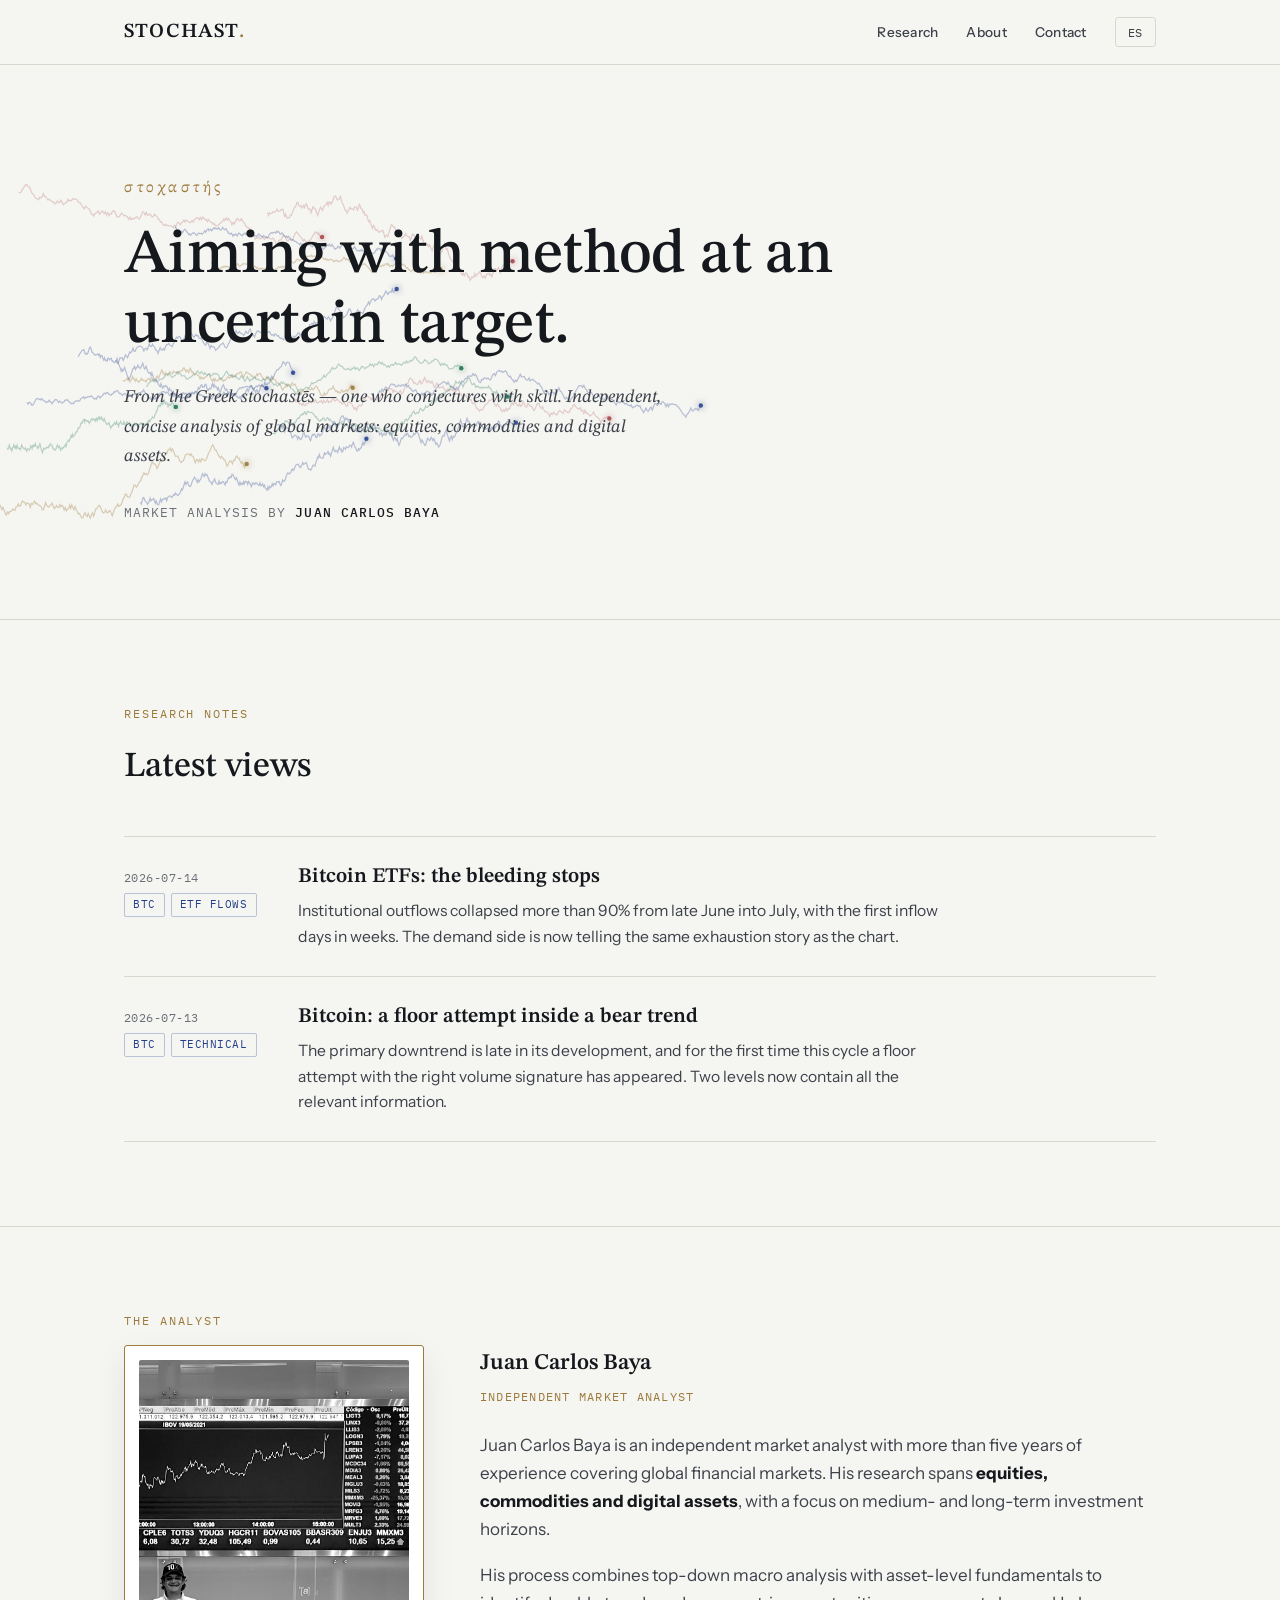
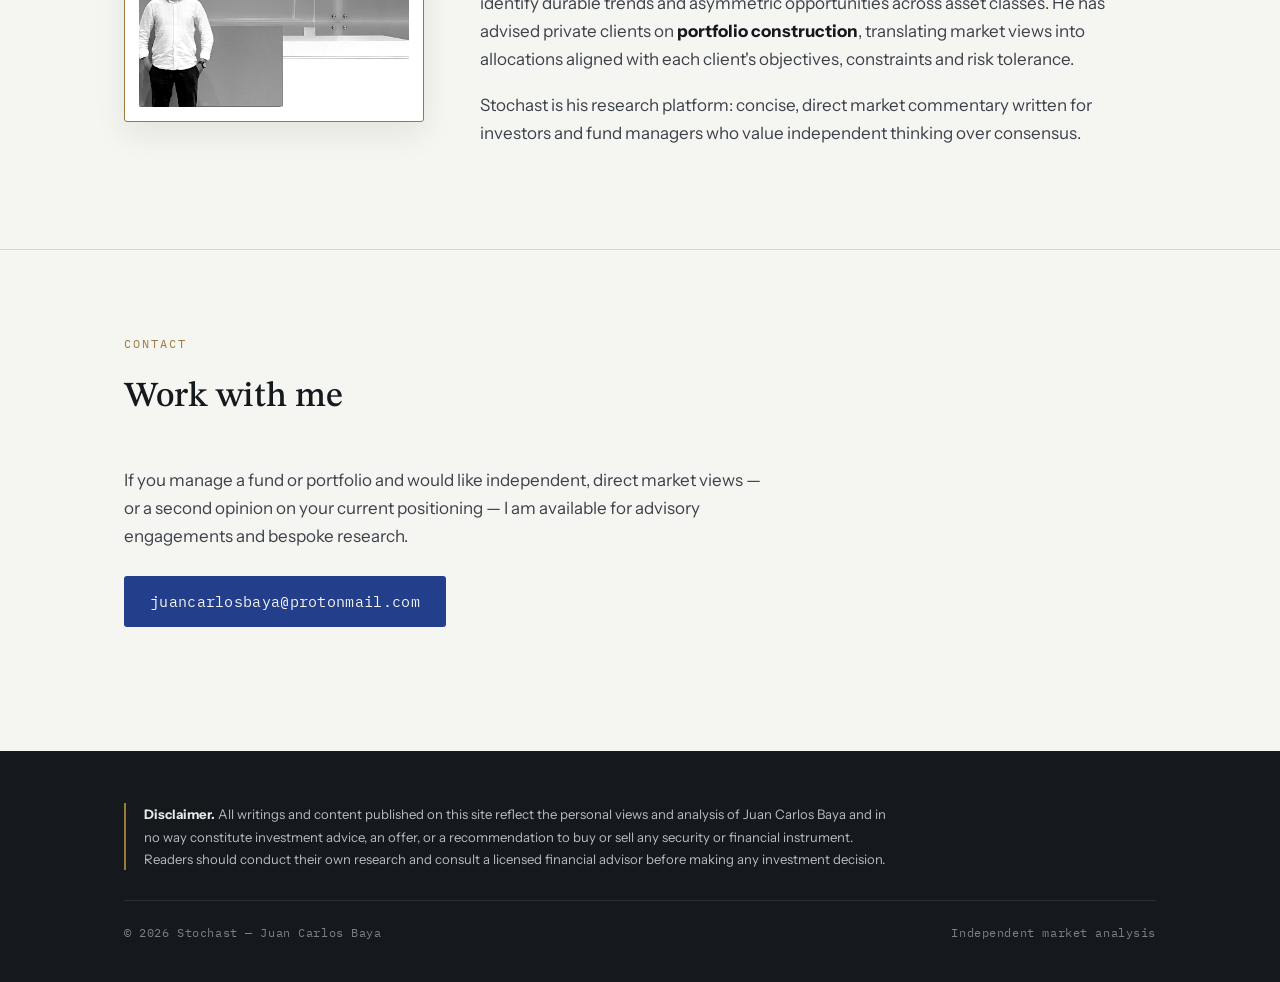
<file: index.html>
<!DOCTYPE html>
<html lang="en">
<head>
  <meta charset="UTF-8" />
  <meta name="viewport" content="width=device-width, initial-scale=1.0" />
  <title>Stochast — Independent Market Analysis by Juan Carlos Baya</title>
  <meta name="description" content="Independent, concise research on equities, commodities and digital assets. Personal market views by Juan Carlos Baya." />
  <link rel="preconnect" href="https://fonts.googleapis.com" />
  <link rel="preconnect" href="https://fonts.gstatic.com" crossorigin />
  <link href="https://fonts.googleapis.com/css2?family=STIX+Two+Text:ital,wght@0,400;0,500;0,600;1,400&family=Instrument+Sans:wght@400;500;600&family=IBM+Plex+Mono:wght@400;500&display=swap" rel="stylesheet" />
  <link rel="stylesheet" href="assets/css/style.css" />
</head>
<body>

  <header class="site-header">
    <div class="wrap header-inner">
      <a href="index.html" class="brand">Stochast<span class="brand-dot">.</span></a>
      <nav class="nav">
        <a href="#research" data-i18n="nav_research">Research</a>
        <a href="#about" class="nav-link-about" data-i18n="nav_about">About</a>
        <a href="#contact" class="nav-link-contact" data-i18n="nav_contact">Contact</a>
        <button class="lang-toggle" id="langToggle" aria-label="Switch language">ES</button>
      </nav>
    </div>
  </header>

  <section class="hero">
    <canvas id="paths-canvas" aria-hidden="true"></canvas>
    <div class="wrap">
      <div class="hero-inner">
        <div class="hero-greek">στοχαστής</div>
        <h1 data-i18n="hero_title">Aiming with method at an uncertain target.</h1>
        <p class="etym" data-i18n="hero_etym">From the Greek stochastēs — one who conjectures with skill. Independent, concise analysis of global markets: equities, commodities and digital assets.</p>
        <p class="byline" data-i18n="hero_byline">Market analysis by <strong>Juan Carlos Baya</strong></p>
      </div>
    </div>
  </section>

  <section class="section" id="research">
    <div class="wrap">
      <div class="section-label" data-i18n="research_label">Research Notes</div>
      <h2 class="section-title" data-i18n="research_title">Latest views</h2>
      <ul class="post-list" id="postList"></ul>
    </div>
  </section>

  <section class="section" id="about">
    <div class="wrap">
      <div class="section-label" data-i18n="about_label">The Analyst</div>
      <div class="about-grid">
        <div class="photo-frame">
          <img src="assets/img/portrait_bw.jpg" alt="Juan Carlos Baya" class="about-photo" />
        </div>
        <div class="about-text">
          <div class="about-name">Juan Carlos Baya</div>
          <div class="about-role" data-i18n="about_role">Independent Market Analyst</div>
          <div id="bioContainer"></div>
        </div>
      </div>
    </div>
  </section>

  <section class="section" id="contact">
    <div class="wrap">
      <div class="section-label" data-i18n="contact_label">Contact</div>
      <h2 class="section-title" data-i18n="contact_title">Work with me</h2>
      <div class="contact-box">
        <p data-i18n="contact_text">If you manage a fund or portfolio and would like independent, direct market views — or a second opinion on your current positioning — I am available for advisory engagements and bespoke research.</p>
        <a class="contact-email" href="mailto:juancarlosbaya@protonmail.com">juancarlosbaya@protonmail.com</a>
      </div>
    </div>
  </section>

  <footer class="site-footer">
    <div class="wrap">
      <p class="disclaimer" data-i18n="disclaimer">
        <strong>Disclaimer.</strong> All writings and content published on this site reflect the personal views and analysis of Juan Carlos Baya and in no way constitute investment advice, an offer, or a recommendation to buy or sell any security or financial instrument. Readers should conduct their own research and consult a licensed financial advisor before making any investment decision.
      </p>
      <div class="footer-base">
        <span>© <span id="year"></span> Stochast — Juan Carlos Baya</span>
        <span data-i18n="footer_tag">Independent market analysis</span>
      </div>
    </div>
  </footer>

  <script src="assets/js/main.js"></script>
</body>
</html>
</file>
<file: assets/css/style.css>
/* ============================================================
   STOCHAST — design system
   Palette: marble white / ink / Aegean blue / Greek bronze
   Type: STIX Two Text (display) · Instrument Sans (body) ·
         IBM Plex Mono (labels, dates, tickers)
   ============================================================ */

:root {
  --paper: #f5f5f1;
  --paper-deep: #ecece6;
  --ink: #15181d;
  --ink-soft: #3c414a;
  --muted: #6b7078;
  --aegean: #233e8b;
  --aegean-dark: #1a2f6b;
  --bronze: #9c7a3c;
  --line: #d8d8d0;

  --font-display: "STIX Two Text", Georgia, serif;
  --font-body: "Instrument Sans", -apple-system, "Segoe UI", sans-serif;
  --font-mono: "IBM Plex Mono", "SF Mono", monospace;

  --max-w: 1080px;
  --reading-w: 700px;
}

* { margin: 0; padding: 0; box-sizing: border-box; }

html { scroll-behavior: smooth; }

body {
  background: var(--paper);
  color: var(--ink);
  font-family: var(--font-body);
  font-size: 17px;
  line-height: 1.65;
  -webkit-font-smoothing: antialiased;
}

a { color: var(--aegean); text-decoration: none; }
a:hover { color: var(--aegean-dark); }
a:focus-visible,
button:focus-visible {
  outline: 2px solid var(--aegean);
  outline-offset: 3px;
}

.wrap { max-width: var(--max-w); margin: 0 auto; padding: 0 24px; }

/* ---------- header ---------- */
.site-header {
  position: sticky;
  top: 0;
  z-index: 20;
  background: rgba(245, 245, 241, 0.92);
  backdrop-filter: blur(8px);
  border-bottom: 1px solid var(--line);
}

.header-inner {
  display: flex;
  align-items: center;
  justify-content: space-between;
  height: 64px;
}

.brand {
  font-family: var(--font-display);
  font-weight: 600;
  font-size: 1.25rem;
  letter-spacing: 0.06em;
  color: var(--ink);
  text-transform: uppercase;
}
.brand .brand-dot { color: var(--bronze); }

.nav {
  display: flex;
  align-items: center;
  gap: 28px;
}

.nav a {
  font-size: 0.85rem;
  font-weight: 500;
  color: var(--ink-soft);
  letter-spacing: 0.02em;
}
.nav a:hover { color: var(--aegean); }

.lang-toggle {
  font-family: var(--font-mono);
  font-size: 0.78rem;
  border: 1px solid var(--line);
  background: transparent;
  color: var(--ink-soft);
  padding: 6px 12px;
  border-radius: 3px;
  cursor: pointer;
  letter-spacing: 0.05em;
  transition: border-color 0.2s, color 0.2s;
}
.lang-toggle:hover { border-color: var(--aegean); color: var(--aegean); }

/* ---------- hero ---------- */
.hero {
  position: relative;
  overflow: hidden;
  border-bottom: 1px solid var(--line);
}

#paths-canvas {
  position: absolute;
  inset: 0;
  width: 100%;
  height: 100%;
  pointer-events: none;
}

.hero-inner {
  position: relative;
  padding: 110px 0 96px;
  max-width: 760px;
}

.hero-greek {
  font-family: var(--font-display);
  font-size: 1rem;
  color: var(--bronze);
  letter-spacing: 0.22em;
  margin-bottom: 20px;
}

.hero h1 {
  font-family: var(--font-display);
  font-weight: 500;
  font-size: clamp(2.4rem, 5.4vw, 3.9rem);
  line-height: 1.12;
  letter-spacing: -0.01em;
  margin-bottom: 22px;
}

.hero .etym {
  font-family: var(--font-display);
  font-style: italic;
  font-size: 1.12rem;
  color: var(--ink-soft);
  max-width: 540px;
  margin-bottom: 30px;
}

.hero .byline {
  font-family: var(--font-mono);
  font-size: 0.8rem;
  letter-spacing: 0.08em;
  text-transform: uppercase;
  color: var(--muted);
}
.hero .byline strong { color: var(--ink); font-weight: 500; }

/* ---------- section scaffolding ---------- */
.section { padding: 84px 0; }
.section + .section { border-top: 1px solid var(--line); }

.section-label {
  font-family: var(--font-mono);
  font-size: 0.75rem;
  letter-spacing: 0.16em;
  text-transform: uppercase;
  color: var(--bronze);
  margin-bottom: 14px;
}

.section-title {
  font-family: var(--font-display);
  font-weight: 500;
  font-size: clamp(1.6rem, 3vw, 2.2rem);
  margin-bottom: 40px;
}

/* ---------- research list ---------- */
.post-list { list-style: none; }

.post-item {
  border-top: 1px solid var(--line);
  padding: 26px 0;
  display: grid;
  grid-template-columns: 150px 1fr;
  gap: 24px;
  align-items: baseline;
  transition: background 0.15s;
}
.post-item:last-child { border-bottom: 1px solid var(--line); }

.post-meta {
  font-family: var(--font-mono);
  font-size: 0.78rem;
  color: var(--muted);
  letter-spacing: 0.04em;
}

.post-tags { margin-top: 6px; display: flex; flex-wrap: wrap; gap: 6px; }
.tag {
  font-family: var(--font-mono);
  font-size: 0.68rem;
  color: var(--aegean);
  border: 1px solid rgba(35, 62, 139, 0.28);
  padding: 2px 8px;
  border-radius: 2px;
  letter-spacing: 0.05em;
}

.post-body h3 {
  font-family: var(--font-display);
  font-weight: 600;
  font-size: 1.3rem;
  line-height: 1.3;
  margin-bottom: 8px;
}
.post-body h3 a { color: var(--ink); }
.post-body h3 a:hover { color: var(--aegean); }

.post-summary { color: var(--ink-soft); font-size: 0.98rem; max-width: 640px; }

.empty-state {
  border: 1px dashed var(--line);
  padding: 40px;
  text-align: center;
  color: var(--muted);
  font-size: 0.95rem;
}

/* ---------- about ---------- */
.about-grid {
  display: grid;
  grid-template-columns: 300px 1fr;
  gap: 56px;
  align-items: start;
}

.about-photo {
  width: 100%;
  border-radius: 2px;
  filter: contrast(1.02);
  display: block;
}
.photo-frame {
  border: 1px solid var(--bronze);
  padding: 14px;
  background: #fff;
  border-radius: 3px;
  box-shadow: 0 12px 32px rgba(21, 24, 29, 0.08);
}

.about-text p { margin-bottom: 18px; color: var(--ink-soft); }
.about-text p strong { color: var(--ink); }

.about-name {
  font-family: var(--font-display);
  font-size: 1.4rem;
  font-weight: 600;
  margin-bottom: 4px;
  color: var(--ink);
}
.about-role {
  font-family: var(--font-mono);
  font-size: 0.78rem;
  text-transform: uppercase;
  letter-spacing: 0.1em;
  color: var(--bronze);
  margin-bottom: 24px;
}

/* ---------- contact ---------- */
.contact-box { max-width: 640px; }
.contact-box p { color: var(--ink-soft); margin-bottom: 26px; }

.contact-email {
  display: inline-block;
  font-family: var(--font-mono);
  font-size: 0.95rem;
  color: var(--paper);
  background: var(--aegean);
  padding: 13px 26px;
  border-radius: 3px;
  letter-spacing: 0.02em;
  transition: background 0.2s;
}
.contact-email:hover { background: var(--aegean-dark); color: var(--paper); }

/* ---------- footer / disclaimer ---------- */
.site-footer {
  background: var(--ink);
  color: #b9bcc2;
  padding: 52px 0 40px;
  margin-top: 40px;
}

.disclaimer {
  max-width: 780px;
  font-size: 0.82rem;
  line-height: 1.7;
  border-left: 2px solid var(--bronze);
  padding-left: 18px;
  margin-bottom: 30px;
}
.disclaimer strong { color: #e8e9ea; }

.footer-base {
  display: flex;
  justify-content: space-between;
  flex-wrap: wrap;
  gap: 12px;
  font-family: var(--font-mono);
  font-size: 0.72rem;
  letter-spacing: 0.05em;
  color: #7c8087;
  border-top: 1px solid #2a2e35;
  padding-top: 22px;
}

/* ---------- article page ---------- */
.article { max-width: var(--reading-w); margin: 0 auto; padding: 70px 24px 90px; }

.article .back-link {
  font-family: var(--font-mono);
  font-size: 0.78rem;
  letter-spacing: 0.05em;
}

.article-header { margin: 26px 0 44px; padding-bottom: 30px; border-bottom: 1px solid var(--line); }

.article-header .post-meta { margin-bottom: 14px; }
.article-header h1 {
  font-family: var(--font-display);
  font-weight: 500;
  font-size: clamp(1.9rem, 4vw, 2.7rem);
  line-height: 1.2;
  margin-bottom: 14px;
}
.article-header .post-tags { margin-top: 12px; }

.article-content { font-size: 1.05rem; }
.article-content h2 {
  font-family: var(--font-display);
  font-weight: 600;
  font-size: 1.5rem;
  margin: 40px 0 14px;
}
.article-content h3 {
  font-family: var(--font-display);
  font-weight: 600;
  font-size: 1.2rem;
  margin: 30px 0 10px;
}
.article-content p { margin-bottom: 18px; color: var(--ink-soft); }
.article-content strong { color: var(--ink); }
.article-content ul, .article-content ol { margin: 0 0 18px 24px; color: var(--ink-soft); }
.article-content li { margin-bottom: 8px; }
.article-content blockquote {
  border-left: 2px solid var(--bronze);
  padding-left: 18px;
  font-family: var(--font-display);
  font-style: italic;
  color: var(--ink-soft);
  margin: 26px 0;
}
.article-content table {
  width: 100%;
  border-collapse: collapse;
  font-size: 0.9rem;
  margin: 22px 0;
}
.article-content th, .article-content td {
  border: 1px solid var(--line);
  padding: 9px 12px;
  text-align: left;
}
.article-content th {
  font-family: var(--font-mono);
  font-size: 0.74rem;
  text-transform: uppercase;
  letter-spacing: 0.06em;
  background: var(--paper-deep);
}
.article-content code {
  font-family: var(--font-mono);
  font-size: 0.88em;
  background: var(--paper-deep);
  padding: 2px 6px;
  border-radius: 3px;
}
.article-content img {
  max-width: 100%;
  height: auto;
  display: block;
  margin: 26px auto;
  border: 1px solid var(--line);
  border-radius: 4px;
  box-shadow: 0 10px 28px rgba(21, 24, 29, 0.07);
}
.article-content hr { border: none; border-top: 1px solid var(--line); margin: 36px 0; }

/* ---------- responsive ---------- */
@media (max-width: 820px) {
  .about-grid { grid-template-columns: 1fr; gap: 36px; }
  .photo-frame { max-width: 300px; }
}

@media (max-width: 640px) {
  .hero-inner { padding: 76px 0 64px; }
  .section { padding: 60px 0; }
  .post-item { grid-template-columns: 1fr; gap: 8px; }
  .nav { gap: 16px; }
  .nav a.nav-link-about, .nav a.nav-link-contact { display: none; }
}

@media (prefers-reduced-motion: reduce) {
  html { scroll-behavior: auto; }
  * { transition: none !important; animation: none !important; }
}
</file>
